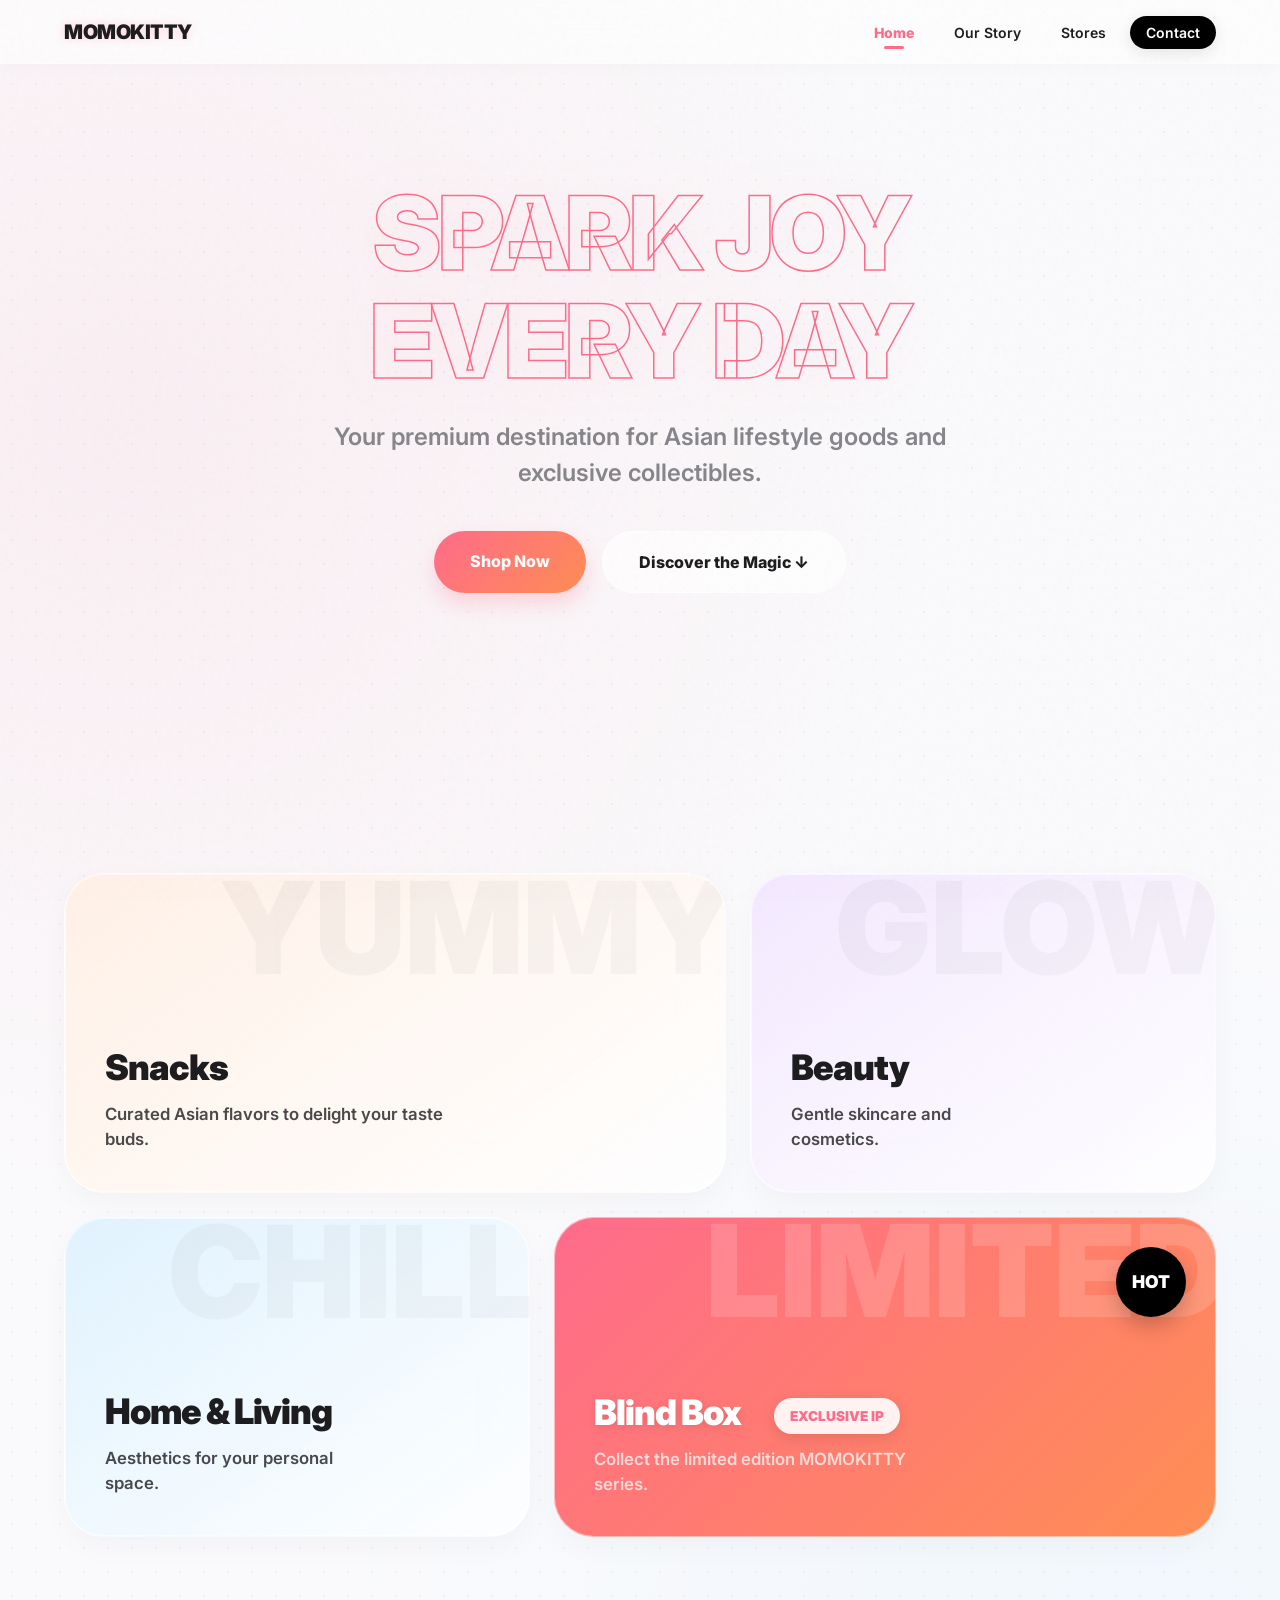
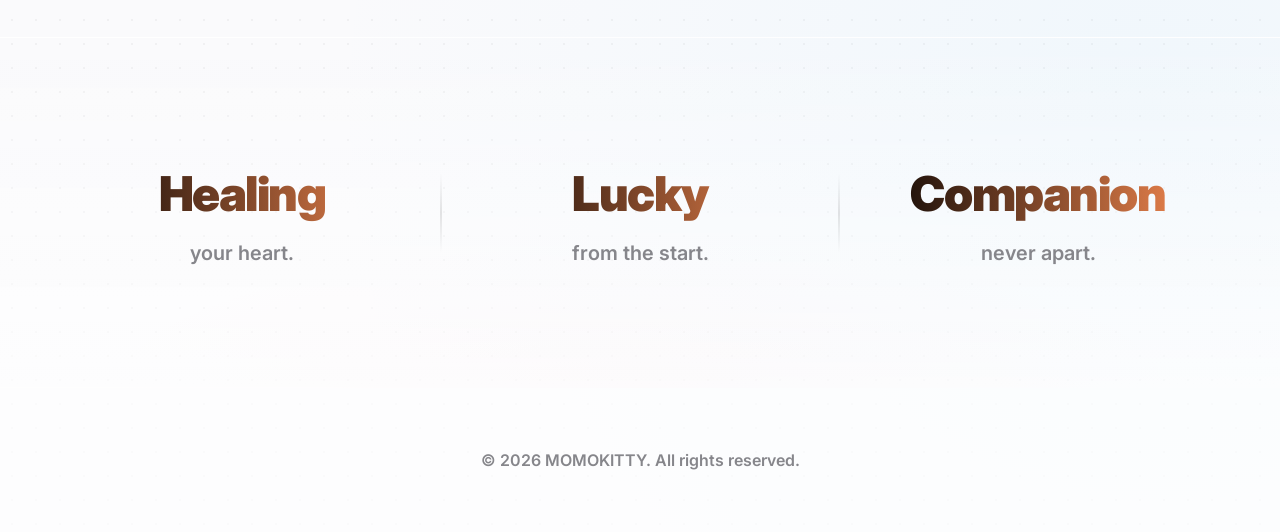
<file: index.html>
<!DOCTYPE html>
<html lang="en">
<head>
  <meta charset="UTF-8">
  <meta name="viewport" content="width=device-width, initial-scale=1.0">
  <title>MOMOKITTY | Spark Joy Every Day</title>
  <link rel="stylesheet" href="style.css">
  <link href="https://fonts.googleapis.com/css2?family=Inter:wght@400;600;800;900&display=swap" rel="stylesheet">
</head>
<body>

<nav class="navbar">
  <div class="container nav-container">
    <a href="index.html" class="logo">MOMOKITTY</a>
    <ul class="nav-links">
      <li><a href="index.html" class="active-page">Home</a></li>
      <li><a href="story.html">Our Story</a></li>
      <li><a href="stores.html">Stores</a></li>
      <li><a href="contact.html" class="btn-nav-cta">Contact</a></li>
    </ul>
  </div>
</nav>

<header class="hero">
  <div class="container hero-content">
    <h1 class="hero-title">SPARK JOY<br>EVERY DAY</h1>
    <p class="hero-subtitle">Your premium destination for Asian lifestyle goods and exclusive collectibles.</p>
    <div class="cta-group">
      <a href=# class="btn-primary">Shop Now</a>
      <a href="#philosophy" class="btn-secondary">Discover the Magic <span>&darr;</span></a>
    </div>
  </div>

 <!-- <div class="hero-image-wrapper">
    <img src="momokitty-mascot.png" alt="Momokitty Mascot" class="hero-image">
  </div> -->
</header>

<section class="bento-section">
  <div class="container">
    <div class="bento-grid">

      <a href="#" class="bento-card card-snacks reveal">
        <div class="bg-text">YUMMY</div>
        <div class="card-content">
          <h2>Snacks</h2>
          <p>Curated Asian flavors to delight your taste buds.</p>
        </div>
        <!-- <img src="snacks-mockup.png" alt="Snacks" class="card-img"> -->
      </a>

      <a href=# class="bento-card card-beauty reveal delay-1">
        <div class="bg-text">GLOW</div>
        <div class="card-content">
          <h2>Beauty</h2>
          <p>Gentle skincare and cosmetics.</p>
        </div>
      </a>

      <a href=# class="bento-card card-home reveal delay-2">
        <div class="bg-text">CHILL</div>
        <div class="card-content">
          <h2>Home & Living</h2>
          <p>Aesthetics for your personal space.</p>
        </div>
      </a>

      <a href=# class="bento-card card-toys reveal delay-3">
        <div class="trendy-sticker">HOT</div>
        <div class="bg-text">LIMITED</div>
        <div class="card-content">
          <span class="tag">Exclusive IP</span>
          <h2>Blind Box</h2>
          <p>Collect the limited edition MOMOKITTY series.</p>
        </div>
      </a>

    </div>
  </div>
</section>

<section id="philosophy" class="philosophy-section">
  <div class="container philosophy-grid">
    <div class="philosophy-item reveal">
      <h3>Healing</h3>
      <p>your heart.</p>
    </div>
    <div class="divider"></div>
    <div class="philosophy-item reveal delay-1">
      <h3>Lucky</h3>
      <p>from the start.</p>
    </div>
    <div class="divider"></div>
    <div class="philosophy-item reveal delay-2">
      <h3>Companion</h3>
      <p>never apart.</p>
    </div>
  </div>
</section>

<footer class="footer">
  <div class="container">
    <p>&copy; 2026 MOMOKITTY. All rights reserved.</p>
  </div>
</footer>

<script>
  document.addEventListener('DOMContentLoaded', () => {
    // 获取所有带有 .reveal 类的元素
    const reveals = document.querySelectorAll('.reveal');

    // 设置观察器参数：当元素露出 15% 时触发
    const observerOptions = {
      root: null,
      threshold: 0.15,
      rootMargin: "0px 0px -50px 0px"
    };

    const revealObserver = new IntersectionObserver((entries, observer) => {
      entries.forEach(entry => {
        if (entry.isIntersecting) {
          // 当滑到该元素时，加上 active 类
          entry.target.classList.add('active');
          // 动画执行一次后取消观察，避免上下滑动重复触发干扰体验
          observer.unobserve(entry.target);
        }
      });
    }, observerOptions);

    reveals.forEach(reveal => {
      revealObserver.observe(reveal);
    });
  });
</script>
</body>
</html>
</file>
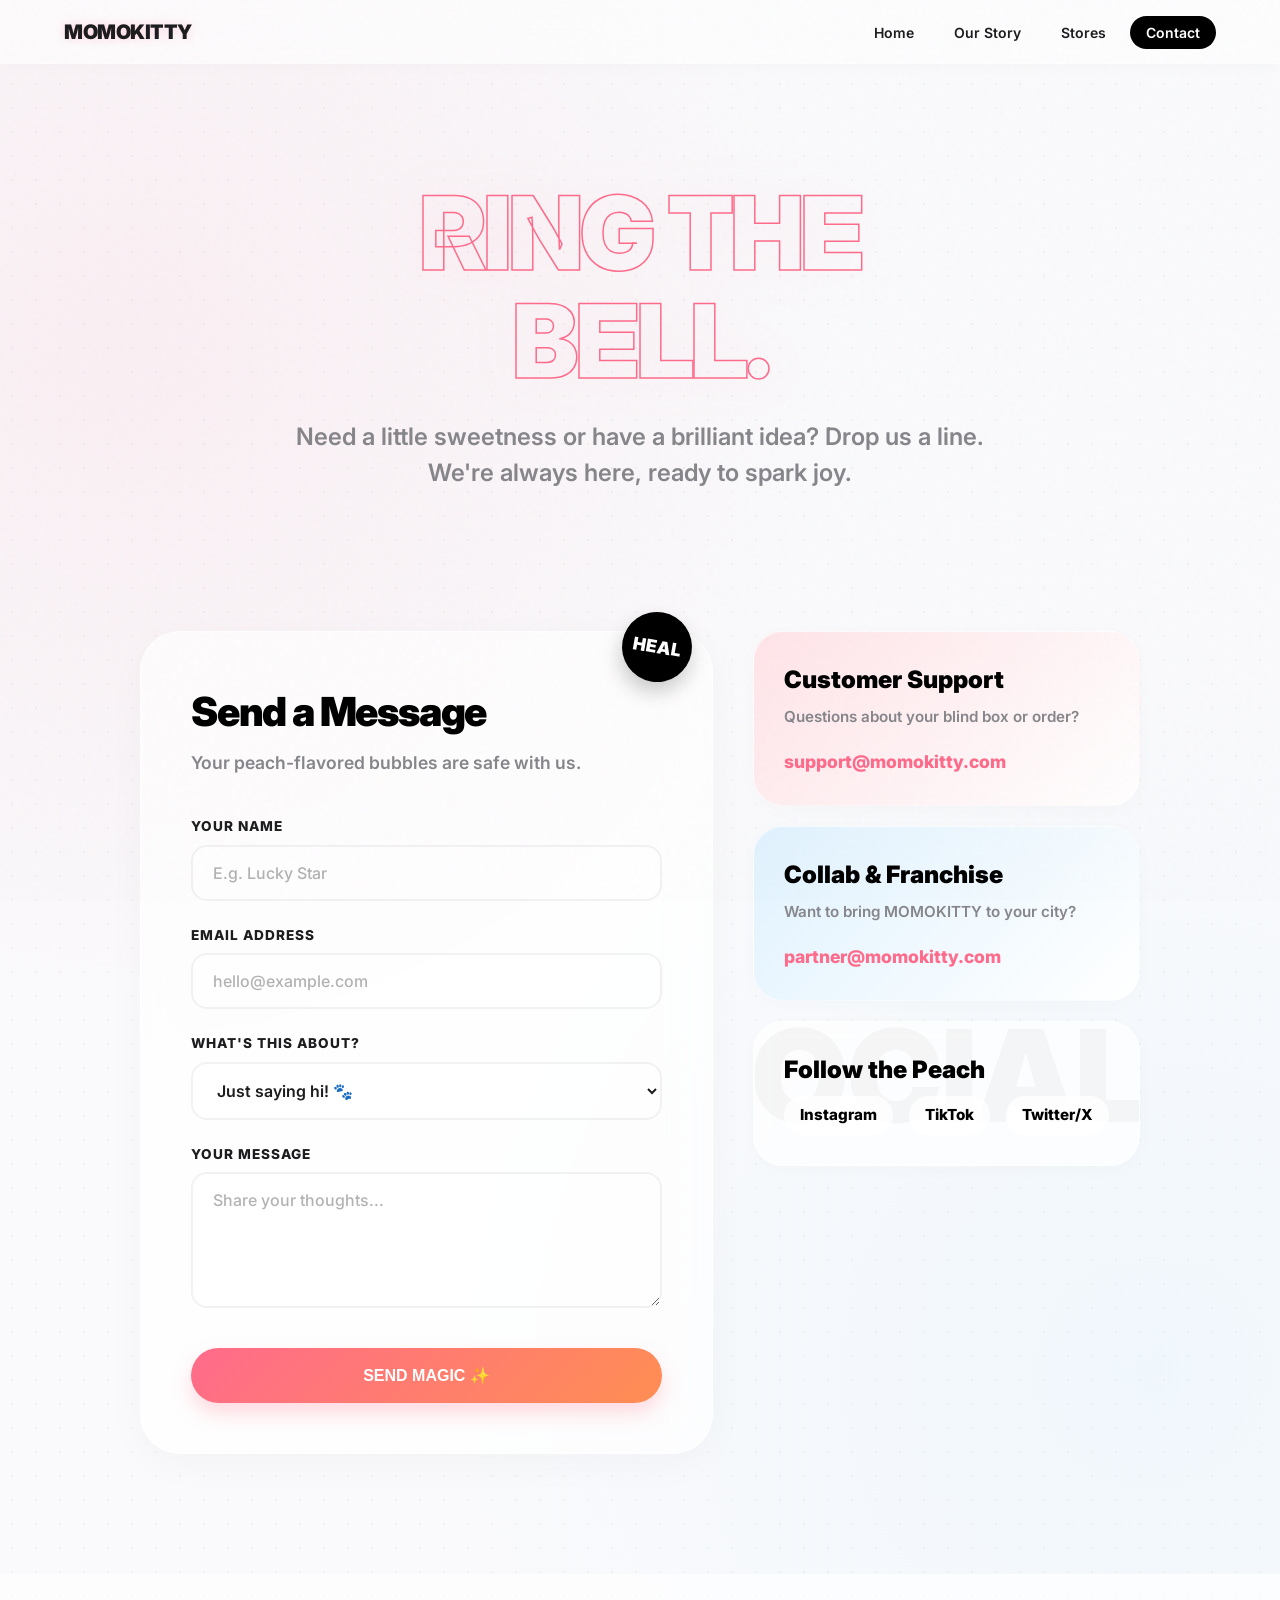
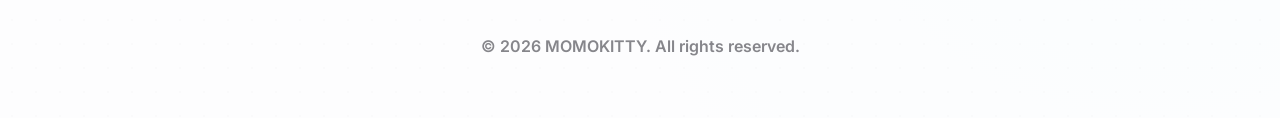
<file: contact.html>
<!DOCTYPE html>
<html lang="en">
<head>
  <meta charset="UTF-8">
  <meta name="viewport" content="width=device-width, initial-scale=1.0">
  <title>Contact | MOMOKITTY</title>
  <link rel="stylesheet" href="style.css">
  <link href="https://fonts.googleapis.com/css2?family=Inter:wght@400;600;800;900&display=swap" rel="stylesheet">
</head>
<body>

<nav class="navbar">
  <div class="container nav-container">
    <a href="index.html" class="logo">MOMOKITTY</a>
    <ul class="nav-links">
      <li><a href="index.html">Home</a></li>
      <li><a href="story.html">Our Story</a></li>
      <li><a href="stores.html">Stores</a></li>
      <li><a href="contact.html" class="highlight-link">Contact</a></li>
    </ul>
  </div>
</nav>

<header class="hero">
  <div class="container hero-content">
    <h1 class="hero-title">RING THE<br>BELL.</h1>
    <p class="hero-subtitle">Need a little sweetness or have a brilliant idea? Drop us a line. We're always here, ready to spark joy.</p>
  </div>
</header>

<section class="contact-section">
  <div class="container">
    <div class="contact-grid">

      <div class="contact-form-wrapper reveal">
        <div class="trendy-sticker" style="top: -20px; right: 20px; transform: rotate(10deg);">HEAL</div>
        <h2>Send a Message</h2>
        <p>Your peach-flavored bubbles are safe with us.</p>

        <form action="#" class="contact-form">
          <div class="form-group">
            <label for="name">Your Name</label>
            <input type="text" id="name" placeholder="E.g. Lucky Star" required>
          </div>
          <div class="form-group">
            <label for="email">Email Address</label>
            <input type="email" id="email" placeholder="hello@example.com" required>
          </div>
          <div class="form-group">
            <label for="topic">What's this about?</label>
            <select id="topic">
              <option>Just saying hi! 🐾</option>
              <option>Order & Support</option>
              <option>Franchise & Partnership</option>
              <option>Press & Media</option>
            </select>
          </div>
          <div class="form-group">
            <label for="message">Your Message</label>
            <textarea id="message" rows="5" placeholder="Share your thoughts..." required></textarea>
          </div>
          <button type="submit" class="btn-primary btn-submit">SEND MAGIC ✨</button>
        </form>
      </div>

      <div class="contact-info-wrapper">

        <div class="info-card reveal delay-1 bg-pink">
          <h3>Customer Support</h3>
          <p>Questions about your blind box or order?</p>
          <a href="mailto:support@momokitty.com" class="info-link">support@momokitty.com</a>
        </div>

        <div class="info-card reveal delay-2 bg-blue">
          <h3>Collab & Franchise</h3>
          <p>Want to bring MOMOKITTY to your city?</p>
          <a href="mailto:partner@momokitty.com" class="info-link">partner@momokitty.com</a>
        </div>

        <div class="info-card social-card reveal delay-3">
          <div class="bg-text">SOCIAL</div>
          <h3>Follow the Peach</h3>
          <div class="social-links">
            <a href="#">Instagram</a>
            <a href="#">TikTok</a>
            <a href="#">Twitter/X</a>
          </div>
        </div>

      </div>

    </div>
  </div>
</section>

<footer class="footer">
  <div class="container">
    <p>&copy; 2026 MOMOKITTY. All rights reserved.</p>
  </div>
</footer>

<script>
  document.addEventListener('DOMContentLoaded', () => {
    const reveals = document.querySelectorAll('.reveal');
    const observerOptions = { root: null, threshold: 0.15, rootMargin: "0px 0px -50px 0px" };
    const revealObserver = new IntersectionObserver((entries, observer) => {
      entries.forEach(entry => {
        if (entry.isIntersecting) {
          entry.target.classList.add('active');
          observer.unobserve(entry.target);
        }
      });
    }, observerOptions);
    reveals.forEach(reveal => { revealObserver.observe(reveal); });
  });
</script>
</body>
</html>
</file>
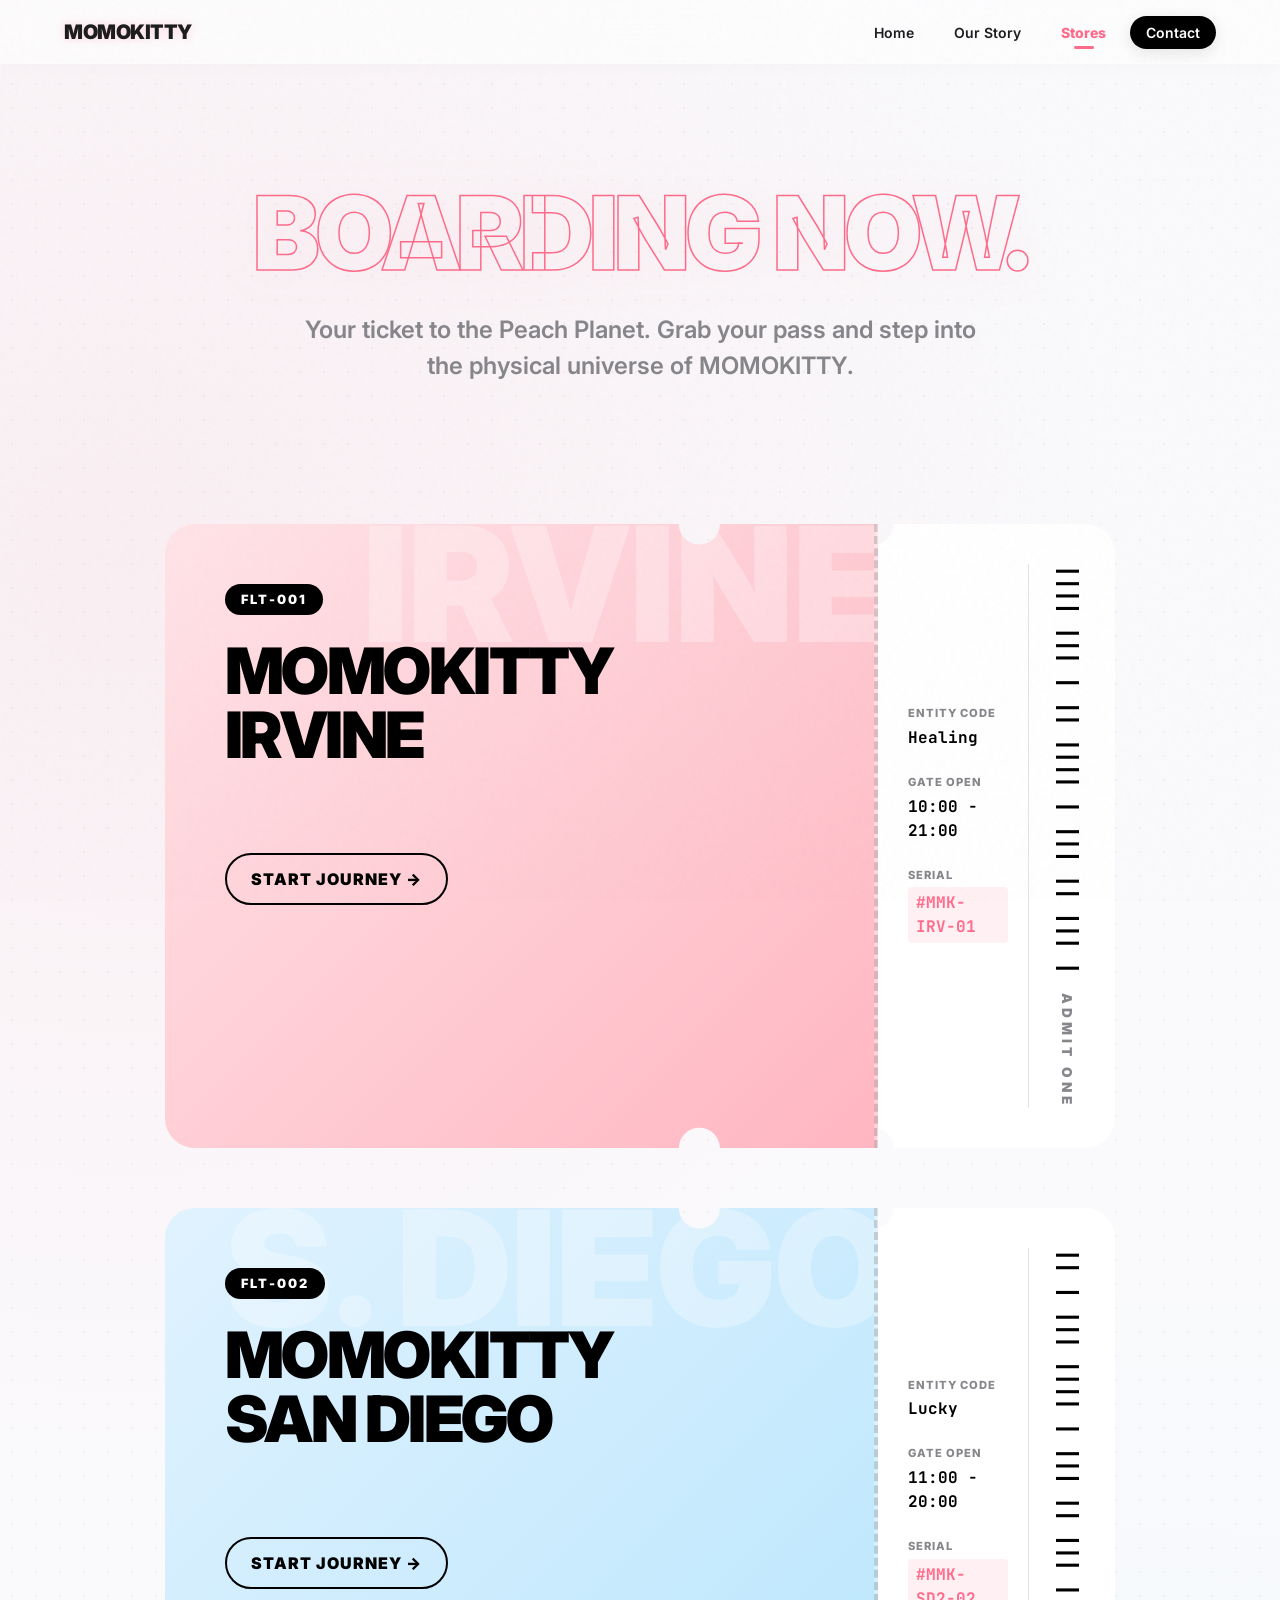
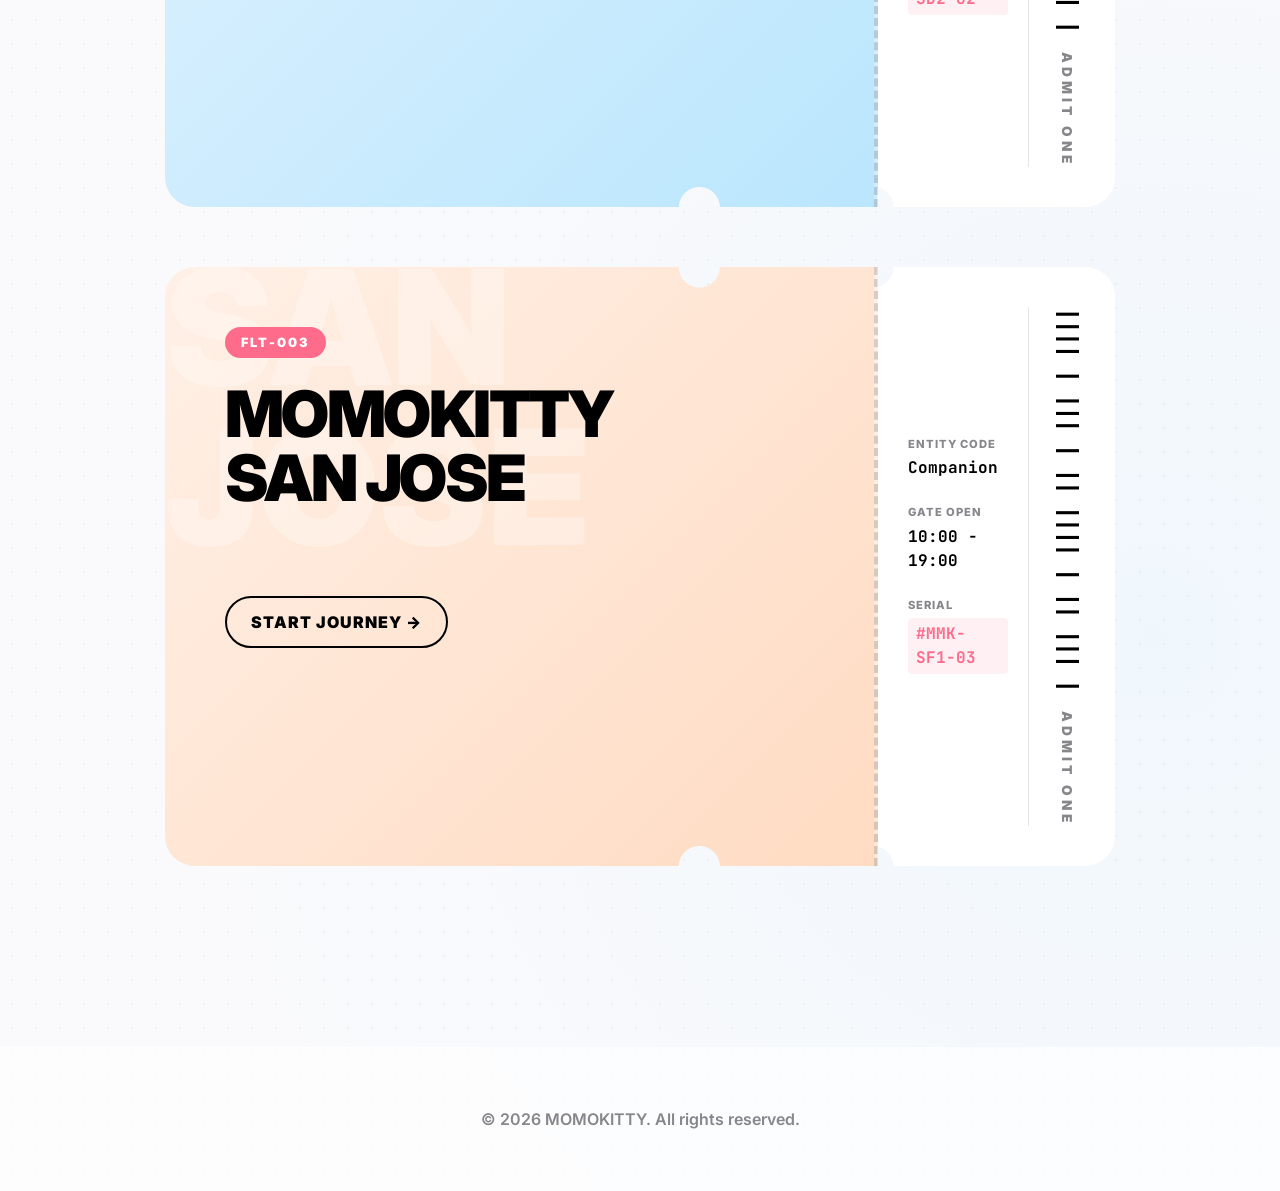
<file: stores.html>
<!DOCTYPE html>
<html lang="en">
<head>
  <meta charset="UTF-8">
  <meta name="viewport" content="width=device-width, initial-scale=1.0">
  <title>Stores | MOMOKITTY</title>
  <link rel="stylesheet" href="style.css">
  <link href="https://fonts.googleapis.com/css2?family=Inter:wght@400;600;800;900&family=JetBrains+Mono:wght@700&display=swap" rel="stylesheet">
</head>
<body>

<nav class="navbar">
  <div class="container nav-container">
    <a href="index.html" class="logo">MOMOKITTY</a>
    <ul class="nav-links">
      <li><a href="index.html" >Home</a></li>
      <li><a href="story.html" >Our Story</a></li>
      <li><a href="stores.html" class="active-page">Stores</a></li>
      <li><a href="contact.html" class="btn-nav-cta">Contact</a></li>
    </ul>
  </div>
</nav>

<header class="hero">
  <div class="container hero-content">
    <h1 class="hero-title">BOARDING NOW.</h1>
    <p class="hero-subtitle">Your ticket to the Peach Planet. Grab your pass and step into the physical universe of MOMOKITTY.</p>
  </div>
</header>

<section class="store-section">
  <div class="container">

    <div class="ticket-card reveal">
      <div class="ticket-main bg-pink">
        <div class="ticket-watermark">IRVINE</div>
        <div class="ticket-content">
          <span class="ticket-badge">FLT-001</span>
          <h2>MOMOKITTY<br>IRVINE</h2>
          <p class="ticket-address"><br></p>
          <a href=# target="_blank" class="btn-ticket">START JOURNEY &rarr;</a>
        </div>
      </div>
      <div class="ticket-stub">
        <div class="stub-details">
          <p class="mono-label">ENTITY CODE</p>
          <p class="mono-value">Healing</p>

          <p class="mono-label">GATE OPEN</p>
          <p class="mono-value">10:00 - 21:00</p>

          <p class="mono-label">SERIAL</p>
          <p class="mono-value highlight">#MMK-IRV-01</p>
        </div>
        <div class="stub-barcode">
          <div class="barcode-lines">|||| ||| | || |||| | ||| || ||| |</div>
          <p class="vertical-text">ADMIT ONE</p>
        </div>
      </div>
    </div>

    <div class="ticket-card reveal delay-1">
      <div class="ticket-main bg-blue">
        <div class="ticket-watermark">S. DIEGO</div>
        <div class="ticket-content">
          <span class="ticket-badge bg-dark">FLT-002</span>
          <h2>MOMOKITTY<br>SAN DIEGO</h2>
          <p class="ticket-address"><br></p>
          <a href=# target="_blank" class="btn-ticket">START JOURNEY &rarr;</a>
        </div>
      </div>
      <div class="ticket-stub">
        <div class="stub-details">
          <p class="mono-label">ENTITY CODE</p>
          <p class="mono-value">Lucky</p>

          <p class="mono-label">GATE OPEN</p>
          <p class="mono-value">11:00 - 20:00</p>

          <p class="mono-label">SERIAL</p>
          <p class="mono-value highlight">#MMK-SD2-02</p>
        </div>
        <div class="stub-barcode">
          <div class="barcode-lines">|| | ||| |||| | ||| || ||| || |</div>
          <p class="vertical-text">ADMIT ONE</p>
        </div>
      </div>
    </div>

    <div class="ticket-card reveal delay-2">
      <div class="ticket-main bg-peach">
        <div class="ticket-watermark">SAN JOSE</div>
        <div class="ticket-content">
          <span class="ticket-badge blink">FLT-003</span>
          <h2>MOMOKITTY<br>SAN JOSE</h2>
          <p class="ticket-address"><br></p>
          <a href=# target="_blank" class="btn-ticket">START JOURNEY &rarr;</a>
        </div>
      </div>
      <div class="ticket-stub">
        <div class="stub-details">
          <p class="mono-label">ENTITY CODE</p>
          <p class="mono-value">Companion</p>

          <p class="mono-label">GATE OPEN</p>
          <p class="mono-value">10:00 - 19:00</p>

          <p class="mono-label">SERIAL</p>
          <p class="mono-value highlight">#MMK-SF1-03</p>
        </div>
        <div class="stub-barcode">
          <div class="barcode-lines">|||| | ||| | || |||| | || ||| |</div>
          <p class="vertical-text">ADMIT ONE</p>
        </div>
      </div>
    </div>

  </div>
</section>

<footer class="footer">
  <div class="container">
    <p>&copy; 2026 MOMOKITTY. All rights reserved.</p>
  </div>
</footer>

<script>
  document.addEventListener('DOMContentLoaded', () => {
    const reveals = document.querySelectorAll('.reveal');
    const observerOptions = { root: null, threshold: 0.15, rootMargin: "0px 0px -50px 0px" };
    const revealObserver = new IntersectionObserver((entries, observer) => {
      entries.forEach(entry => {
        if (entry.isIntersecting) {
          entry.target.classList.add('active');
          observer.unobserve(entry.target);
        }
      });
    }, observerOptions);
    reveals.forEach(reveal => { revealObserver.observe(reveal); });
  });
</script>
</body>
</html>
</file>
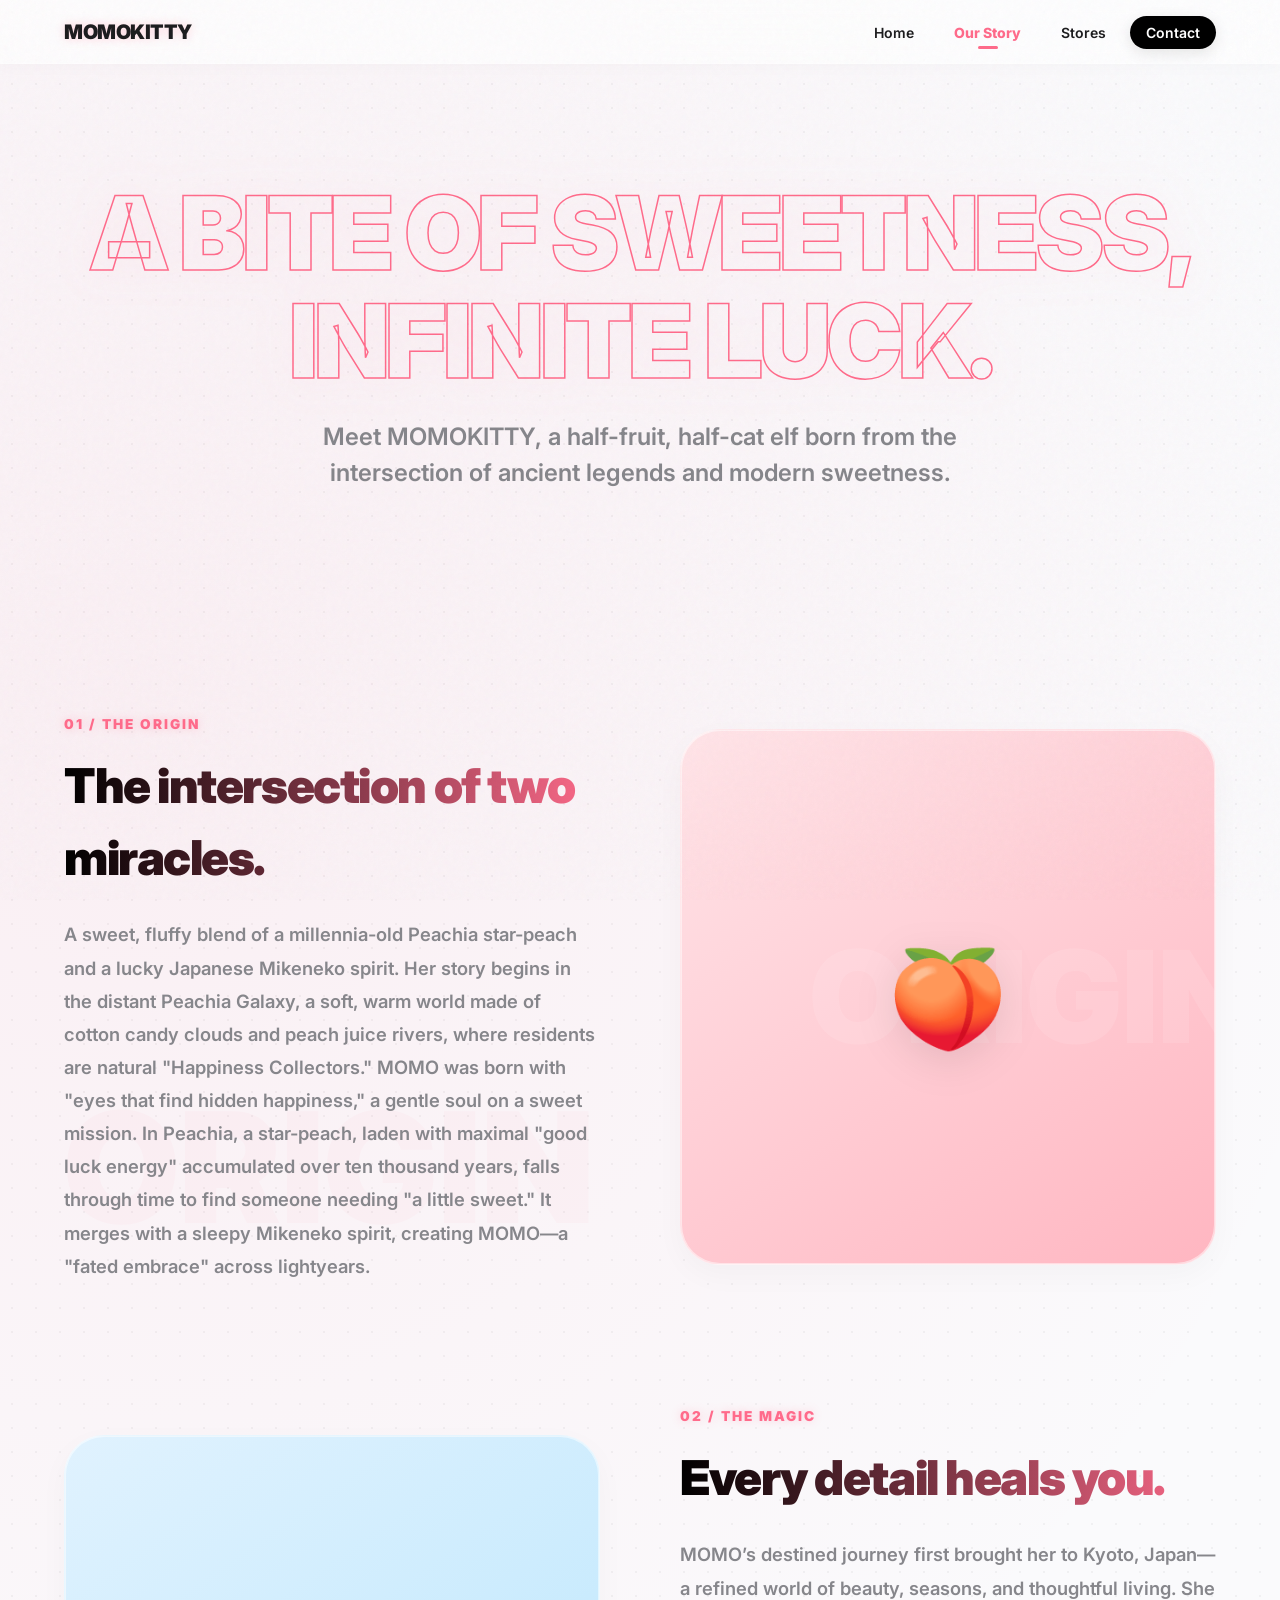
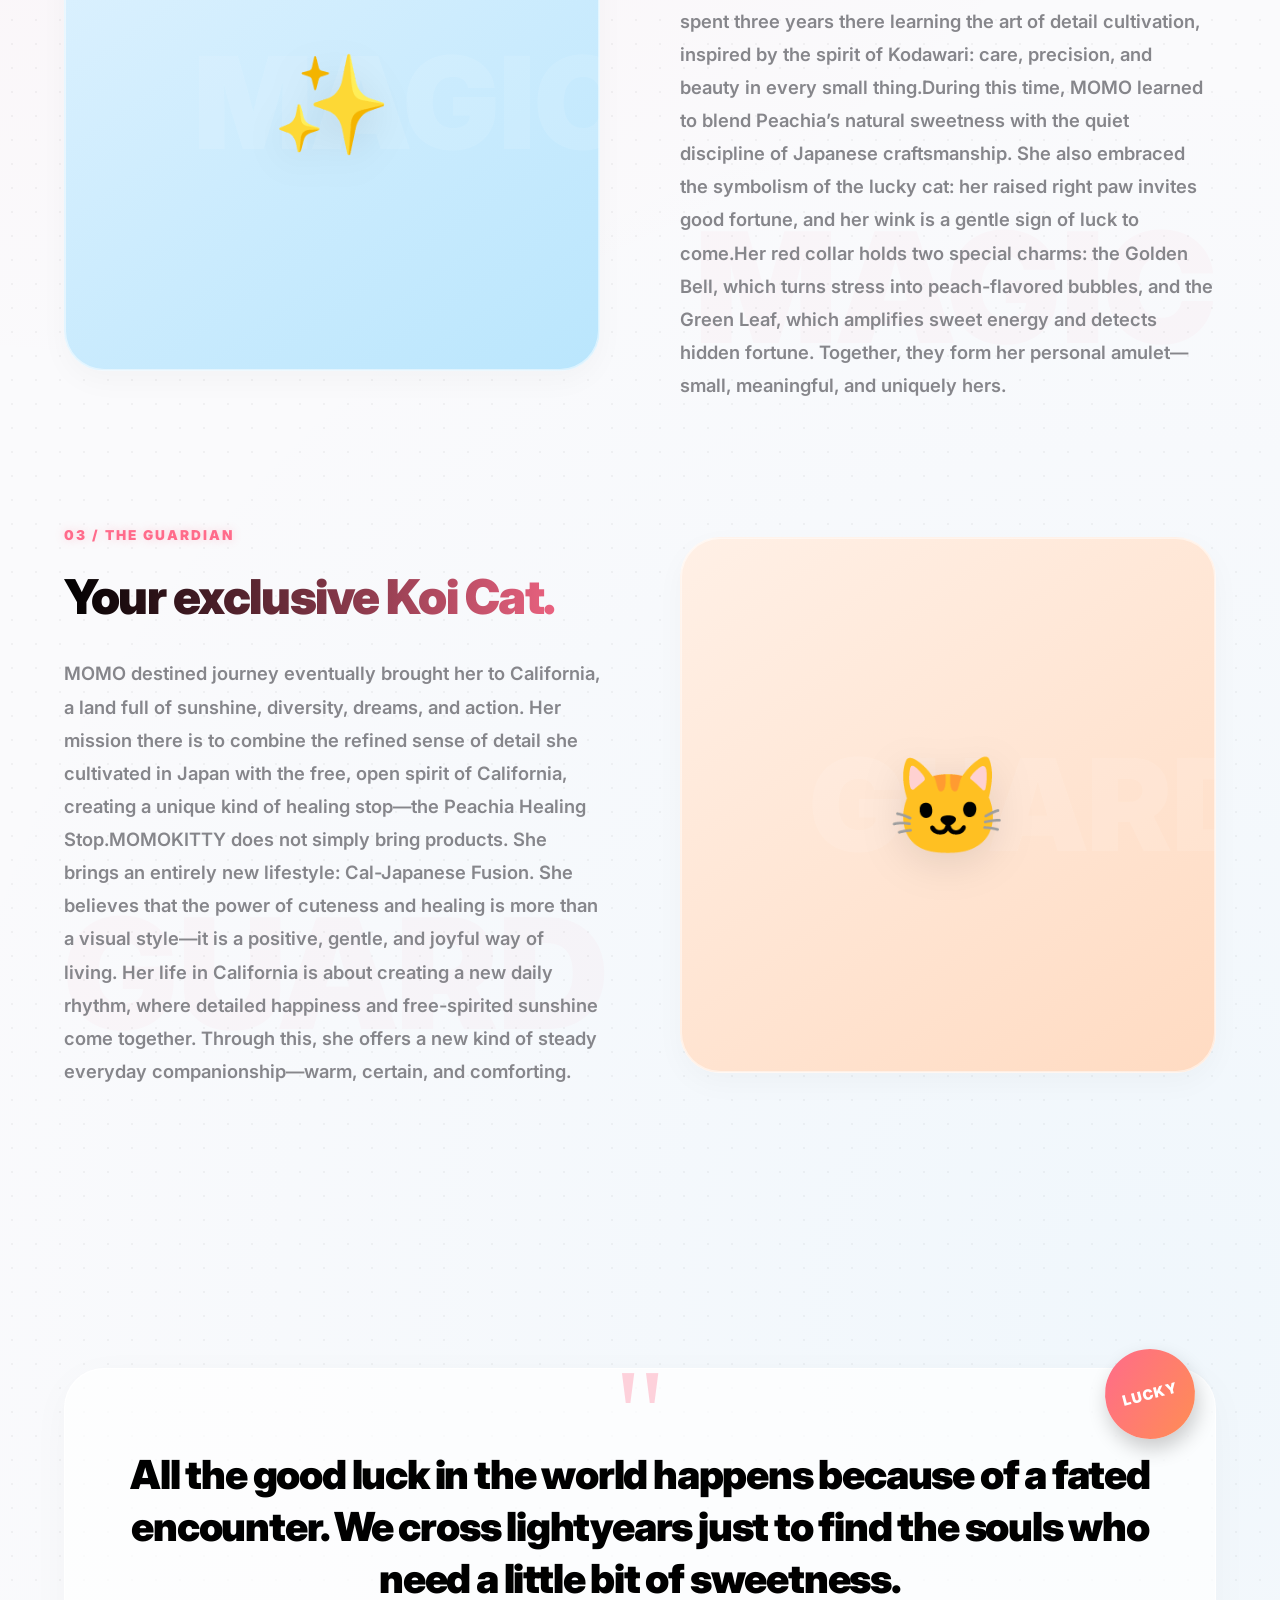
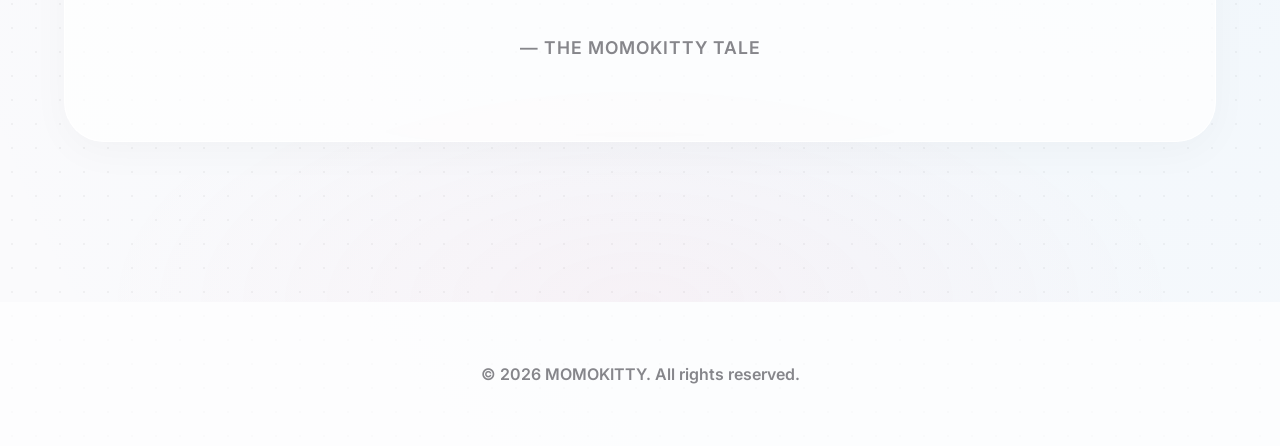
<file: story.html>
<!DOCTYPE html>
<html lang="en">
<head>
  <meta charset="UTF-8">
  <meta name="viewport" content="width=device-width, initial-scale=1.0">
  <title>Our Story | MOMOKITTY</title>
  <link rel="stylesheet" href="style.css">
  <link href="https://fonts.googleapis.com/css2?family=Inter:wght@400;600;800;900&display=swap" rel="stylesheet">
</head>
<body>

<nav class="navbar">
  <div class="container nav-container">
    <a href="index.html" class="logo">MOMOKITTY</a>
    <ul class="nav-links">
      <li><a href="index.html" >Home</a></li>
      <li><a href="story.html" class="active-page">Our Story</a></li>
      <li><a href="stores.html">Stores</a></li>
      <li><a href="contact.html" class="btn-nav-cta">Contact</a></li>
    </ul>
  </div>
</nav>

<header class="story-hero reveal">
  <div class="container">
    <h1 class="story-title">A BITE OF SWEETNESS,<br>INFINITE LUCK.</h1>
    <p class="story-subtitle">Meet MOMOKITTY, a half-fruit, half-cat elf born from the intersection of ancient legends and modern sweetness.</p>
  </div>
</header>

<section class="story-content">
  <div class="container">

    <div class="story-row reveal">
      <div class="story-text">
        <span class="story-tag">01 / The Origin</span>
        <h2>The intersection of two miracles.</h2>
        <p>A sweet, fluffy blend of a millennia-old Peachia star-peach and a lucky Japanese Mikeneko spirit. Her story begins in the distant Peachia Galaxy, a soft, warm world made of cotton candy clouds and peach juice rivers, where residents are natural "Happiness Collectors." MOMO was born with "eyes that find hidden happiness," a gentle soul on a sweet mission. In Peachia, a star-peach, laden with maximal "good luck energy" accumulated over ten thousand years, falls through time to find someone needing "a little sweet." It merges with a sleepy Mikeneko spirit, creating MOMO—a "fated embrace" across lightyears.</p>
      </div>
      <div class="story-visual">
        <div class="visual-placeholder bg-pink">
          <div class="bg-text">ORIGIN</div>
          <div class="visual-emoji">🍑</div>
        </div>
      </div>
    </div>

    <div class="story-row reverse reveal">
      <div class="story-text">
        <span class="story-tag">02 / The Magic</span>
        <h2>Every detail heals you.</h2>
        <p>MOMO’s destined journey first brought her to Kyoto, Japan—a refined world of beauty, seasons, and thoughtful living. She spent three years there learning the art of detail cultivation, inspired by the spirit of Kodawari: care, precision, and beauty in every small thing.During this time, MOMO learned to blend Peachia’s natural sweetness with the quiet discipline of Japanese craftsmanship. She also embraced the symbolism of the lucky cat: her raised right paw invites good fortune, and her wink is a gentle sign of luck to come.Her red collar holds two special charms: the Golden Bell, which turns stress into peach-flavored bubbles, and the Green Leaf, which amplifies sweet energy and detects hidden fortune. Together, they form her personal amulet—small, meaningful, and uniquely hers.</p>
      </div>
      <div class="story-visual">
        <div class="visual-placeholder bg-blue">
          <div class="bg-text">MAGIC</div>
          <div class="visual-emoji">✨</div>
        </div>
      </div>
    </div>

    <div class="story-row reveal">
      <div class="story-text">
        <span class="story-tag">03 / The Guardian</span>
        <h2>Your exclusive Koi Cat.</h2>
        <p>MOMO destined journey eventually brought her to California, a land full of sunshine, diversity, dreams, and action. Her mission there is to combine the refined sense of detail she cultivated in Japan with the free, open spirit of California, creating a unique kind of healing stop—the Peachia Healing Stop.MOMOKITTY does not simply bring products. She brings an entirely new lifestyle: Cal-Japanese Fusion. She believes that the power of cuteness and healing is more than a visual style—it is a positive, gentle, and joyful way of living. Her life in California is about creating a new daily rhythm, where detailed happiness and free-spirited sunshine come together. Through this, she offers a new kind of steady everyday companionship—warm, certain, and comforting.</p>
      </div>
      <div class="story-visual">
        <div class="visual-placeholder bg-peach">
          <div class="bg-text">GUARD</div>
          <div class="visual-emoji">🐱</div>
        </div>
      </div>
    </div>

  </div>
</section>

<section class="quote-section reveal delay-1">
  <div class="container">
    <div class="quote-card">
      <div class="quote-mark">"</div>
      <blockquote>
        All the good luck in the world happens because of a fated encounter. We cross lightyears just to find the souls who need a little bit of sweetness.
      </blockquote>
      <div class="quote-author">— The MOMOKITTY Tale</div>
    </div>
  </div>
</section>

<footer class="footer">
  <div class="container">
    <p>&copy; 2026 MOMOKITTY. All rights reserved.</p>
  </div>
</footer>

<script>
  document.addEventListener('DOMContentLoaded', () => {
    const reveals = document.querySelectorAll('.reveal');
    const observerOptions = {
      root: null,
      threshold: 0.15,
      rootMargin: "0px 0px -50px 0px"
    };
    const revealObserver = new IntersectionObserver((entries, observer) => {
      entries.forEach(entry => {
        if (entry.isIntersecting) {
          entry.target.classList.add('active');
          observer.unobserve(entry.target);
        }
      });
    }, observerOptions);
    reveals.forEach(reveal => {
      revealObserver.observe(reveal);
    });
    document.getElementById('current-year').textContent = new Date().getFullYear();
  });

</script>
</body>
</html>
</file>
<file: style.css>
/* =========================================
   MOMOKITTY | Ultimate Trend & Premium CSS
   ========================================= */

/* --- 1. Variables & Base Settings --- */
:root {
  --bg-color: #fafafc;
  --surface-color: rgba(255, 255, 255, 0.7);
  --text-main: #1d1d1f;
  --text-muted: #86868b;
  --accent-pink: #FF6B8B;
  --accent-peach: #FF8E53;
  --accent-blue: #7DD3FC;
  --accent-dark: #000000;
  --ease-apple: cubic-bezier(0.25, 1, 0.5, 1);
  --gradient-main: linear-gradient(135deg, var(--accent-pink) 0%, var(--accent-peach) 100%);
}

* {
  margin: 0;
  padding: 0;
  box-sizing: border-box;
}

html {
  scroll-behavior: smooth;
  /* 专属猫爪鼠标指针（需要准备一张 momokitty-paw-cursor.png 图片） */
  cursor: url('momokitty-paw-cursor.png'), auto;
}

body {
  font-family: 'Inter', -apple-system, BlinkMacSystemFont, sans-serif;
  color: var(--text-main);
  line-height: 1.5;
  -webkit-font-smoothing: antialiased;
  overflow-x: hidden;
  /* 全局纸张网格纹理 + 弥散光背景 */
  background-color: var(--bg-color);
  background-image:
    radial-gradient(circle at 10% 20%, rgba(255, 107, 139, 0.08) 0%, transparent 40%),
    radial-gradient(circle at 90% 80%, rgba(125, 211, 252, 0.08) 0%, transparent 40%),
    radial-gradient(rgba(0,0,0,0.04) 1px, transparent 1px);
  background-size: 100% 100%, 100% 100%, 24px 24px;
}

.container {
  max-width: 1200px;
  margin: 0 auto;
  padding: 0 24px;
}

/* --- 2. Animations --- */
@keyframes fadeUp {
  from { opacity: 0; transform: translateY(40px); }
  to { opacity: 1; transform: translateY(0); }
}

@keyframes float {
  0% { transform: translateY(0px) rotate(0deg); }
  50% { transform: translateY(-12px) rotate(-1deg); }
  100% { transform: translateY(0px) rotate(0deg); }
}

@keyframes pulseRotate {
  0% { transform: scale(1) rotate(15deg); }
  50% { transform: scale(1.1) rotate(5deg); }
  100% { transform: scale(1) rotate(15deg); }
}

@keyframes gradientStroke {
  0% { -webkit-text-stroke-color: var(--accent-pink); }
  50% { -webkit-text-stroke-color: var(--accent-peach); }
  100% { -webkit-text-stroke-color: var(--accent-pink); }
}

/* --- 3. Navigation --- */
.navbar {
  position: fixed;
  top: 0; left: 0; width: 100%;
  height: 64px;
  background: rgba(255, 255, 255, 0.65);
  backdrop-filter: blur(24px);
  -webkit-backdrop-filter: blur(24px);
  border-bottom: 1px solid rgba(255, 255, 255, 0.3);
  z-index: 1000;
  transition: all 0.3s var(--ease-apple);
  box-shadow: 0 4px 15px rgba(0,0,0,0.02);
}

.navbar:hover {
  background: rgba(255, 255, 255, 0.85);
  box-shadow: 0 4px 25px rgba(0,0,0,0.05);
}

.nav-container {
  display: flex; justify-content: space-between; align-items: center; height: 100%;
}

.logo {
  font-weight: 900; font-size: 20px; color: var(--text-main);
  text-decoration: none; letter-spacing: -0.5px;
  text-shadow: 0 0 10px rgba(255, 107, 139, 0.3);
}

.nav-links { display: flex; list-style: none; gap: 8px; }

.nav-links a {
  text-decoration: none; color: var(--text-main); font-size: 14px;
  font-weight: 600; padding: 8px 16px; border-radius: 20px;
  transition: all 0.3s var(--ease-apple);
}

.nav-links a:hover {
  background: var(--surface-color); color: var(--accent-pink);
  box-shadow: 0 2px 8px rgba(0,0,0,0.05);
}

.highlight-link {
  background: var(--accent-dark) !important; color: #fff !important;
}

.highlight-link:hover {
  background: var(--gradient-main) !important; transform: translateY(-2px);
  box-shadow: 0 6px 20px rgba(255, 133, 153, 0.4);
}

/* --- 4. Hero Sections (Shared for Index & Story) --- */
.hero, .story-hero {
  padding-top: 180px; padding-bottom: 100px;
  text-align: center; position: relative; overflow: hidden;
}

/* 潮流描边文字动画 */
.hero-title, .story-title {
  font-size: clamp(3rem, 8vw, 7rem);
  font-weight: 900; line-height: 1.05; letter-spacing: -0.04em;
  margin-bottom: 24px;
  background: transparent;
  -webkit-text-stroke: 1.5px var(--accent-pink);
  -webkit-text-fill-color: transparent;
  color: transparent;
  animation: fadeUp 1s var(--ease-apple) forwards, gradientStroke 5s infinite;
}

.hero-subtitle, .story-subtitle {
  font-size: 1.5rem; color: var(--text-muted); font-weight: 600;
  max-width: 700px; margin: 0 auto 40px auto;
  animation: fadeUp 1s var(--ease-apple) 0.2s forwards; opacity: 0;
}

.cta-group {
  display: flex; gap: 16px; justify-content: center; margin-bottom: 80px;
  animation: fadeUp 1s var(--ease-apple) 0.3s forwards; opacity: 0;
}

.btn-primary, .btn-secondary {
  text-decoration: none; padding: 18px 36px; border-radius: 40px;
  font-weight: 800; font-size: 1rem; transition: all 0.4s var(--ease-apple);
}

.btn-primary {
  background: var(--gradient-main); color: #fff;
  box-shadow: 0 10px 20px rgba(255, 133, 153, 0.3);
}

.btn-primary:hover {
  transform: translateY(-4px) scale(1.02);
  box-shadow: 0 20px 40px rgba(255, 133, 153, 0.5);
}

.btn-secondary {
  background-color: var(--surface-color); color: var(--text-main);
  border: 1px solid rgba(255,255,255,0.8); backdrop-filter: blur(10px);
}

.btn-secondary:hover {
  background-color: #fff; transform: translateY(-4px); box-shadow: 0 10px 25px rgba(0,0,0,0.05);
}

.hero-image-wrapper {
  max-width: 800px; margin: 0 auto; border-radius: 40px; position: relative;
  opacity: 0; animation: fadeUp 1s var(--ease-apple) 0.4s forwards, float 6s ease-in-out infinite 1.4s;
}

.hero-image {
  width: 100%; height: auto; display: block;
  filter: drop-shadow(0 30px 40px rgba(255, 133, 153, 0.25));
}

/* --- 5. Bento Grid Section (Index Page) --- */
.bento-section { padding: 100px 0; position: relative; z-index: 2; }

.bento-grid {
  display: grid; grid-template-columns: repeat(12, 1fr); grid-auto-rows: 320px; gap: 24px;
}

.bento-card {
  border-radius: 40px; padding: 40px; text-decoration: none; color: var(--text-main);
  display: flex; flex-direction: column; justify-content: flex-end;
  position: relative; overflow: hidden;
  border: 1px solid rgba(255, 255, 255, 0.6); backdrop-filter: blur(20px);
  transition: all 0.5s var(--ease-apple);
  box-shadow: 0 10px 30px rgba(0,0,0,0.03), inset 0 0 0 1px rgba(255,255,255,0.5);
}

.bento-card:hover {
  transform: translateY(-8px) scale(1.01);
  box-shadow: 0 24px 48px rgba(0,0,0,0.08), inset 0 0 0 2px rgba(255,255,255,0.8);
}

/* 便当盒色彩 */
.card-snacks { grid-column: span 7; background: linear-gradient(145deg, #FFF0E6 0%, rgba(255,255,255,0.8) 100%); }
.card-beauty { grid-column: span 5; background: linear-gradient(145deg, #F3E8FF 0%, rgba(255,255,255,0.8) 100%); }
.card-home { grid-column: span 5; background: linear-gradient(145deg, #E0F2FE 0%, rgba(255,255,255,0.8) 100%); }
.card-toys {
  grid-column: span 7; border: none; color: #fff;
  background: linear-gradient(135deg, var(--accent-pink) 0%, var(--accent-peach) 100%);
}

.card-toys p { color: rgba(255,255,255,0.9); }
.card-toys h2 { text-shadow: 0 2px 10px rgba(0,0,0,0.1); }

.tag {
  position: absolute; top: 12px; left: 180px; background: rgba(255,255,255,0.9);
  color: var(--accent-pink); padding: 8px 16px; border-radius: 30px;
  font-size: 0.85rem; font-weight: 900; text-transform: uppercase;
  box-shadow: 0 4px 15px rgba(0,0,0,0.1); z-index: 2;
}

/* 潮流巨型水印背景字 */
.bg-text {
  position: absolute; top: -10px; right: -10px;
  font-size: 8rem; font-weight: 900; line-height: 1; text-transform: uppercase;
  color: #000; opacity: 0.03; white-space: nowrap; user-select: none;
  transition: transform 0.6s var(--ease-apple); z-index: 0;
}

.card-toys .bg-text { color: #fff; opacity: 0.15; }
.bento-card:hover .bg-text { transform: translate(-15px, 10px) scale(1.05); }

/* 悬浮商品图 */
.card-img {
  position: absolute; right: -20px; bottom: -20px; height: 90%;
  object-fit: contain; z-index: 1; filter: drop-shadow(0 20px 30px rgba(0,0,0,0.1));
  transition: transform 0.6s var(--ease-apple), filter 0.6s ease;
}

.bento-card:hover .card-img {
  transform: scale(1.08) translateY(-10px) rotate(-3deg); filter: drop-shadow(0 30px 40px rgba(0,0,0,0.2));
}
.toy-img { height: 110%; right: -10px; bottom: -30px; }

/* 动态贴纸 */
.trendy-sticker {
  position: absolute; top: 30px; right: 30px; width: 70px; height: 70px;
  background: var(--accent-dark); color: #fff; border-radius: 50%;
  display: flex; align-items: center; justify-content: center;
  font-weight: 900; font-size: 1.1rem; z-index: 3;
  box-shadow: 0 10px 20px rgba(0,0,0,0.2); animation: pulseRotate 4s infinite ease-in-out;
}

.card-content { position: relative; z-index: 2; width: 60%; }
.card-content h2 { font-size: 2.2rem; font-weight: 900; margin-bottom: 8px; letter-spacing: -0.03em; }
.card-content p { font-size: 1.05rem; font-weight: 600; opacity: 0.8; }

/* --- 6. Our Story Page Sections --- */
.story-content { padding: 80px 0; position: relative; z-index: 2; }

/* Z字排版的背景文字 */
.story-row::after {
  content: ''; position: absolute; bottom: 0; left: 0;
  font-size: 12vw; font-weight: 900; color: rgba(255, 107, 139, 0.03);
  text-transform: uppercase; user-select: none; z-index: -1; pointer-events: none;
}
.story-row:nth-child(1)::after { content: 'ORIGIN'; }
.story-row:nth-child(2)::after { content: 'MAGIC'; right: 0; left: auto; }
.story-row:nth-child(3)::after { content: 'GUARD'; }

.story-row { display: flex; align-items: center; gap: 80px; margin-bottom: 120px; position: relative; }
.story-row.reverse { flex-direction: row-reverse; }

.story-text { flex: 1; }
.story-tag {
  display: inline-block; font-size: 0.85rem; font-weight: 900; color: var(--accent-pink);
  text-transform: uppercase; letter-spacing: 2px; margin-bottom: 16px;
  text-shadow: 0 0 10px rgba(255, 107, 139, 0.3);
}

.story-text h2 {
  font-size: 3rem; font-weight: 900; letter-spacing: -0.03em; margin-bottom: 24px;
  background: linear-gradient(to right, var(--accent-dark), var(--accent-pink));
  -webkit-background-clip: text; -webkit-text-fill-color: transparent;
}
.story-text p { font-size: 1.15rem; color: var(--text-muted); line-height: 1.8; font-weight: 600; }

.story-visual { flex: 1; position: relative; }
.visual-placeholder {
  width: 100%; aspect-ratio: 1/1; border-radius: 40px;
  display: flex; align-items: center; justify-content: center; position: relative; overflow: hidden;
  border: 1px solid rgba(255, 255, 255, 0.6); backdrop-filter: blur(20px);
  box-shadow: 0 10px 30px rgba(0,0,0,0.03), inset 0 0 0 1px rgba(255,255,255,0.5);
  transition: all 0.5s var(--ease-apple);
}
.visual-placeholder .bg-text {
  top: 50%; left: 50%; transform: translate(-50%, -50%);
  font-size: 8rem; opacity: 0.1; color: #fff;
}

.visual-placeholder.bg-pink { background: linear-gradient(145deg, #FFE4E8 0%, #FFB6C1 100%); }
.visual-placeholder.bg-blue { background: linear-gradient(145deg, #E0F2FE 0%, #BAE6FD 100%); }
.visual-placeholder.bg-peach { background: linear-gradient(145deg, #FFF0E6 0%, #FFDBC2 100%); }

.story-row:hover .visual-placeholder {
  transform: translateY(-10px) scale(1.02); box-shadow: 0 30px 60px rgba(0,0,0,0.1);
}

/* --- 7. Philosophy & Quote Sections --- */
.philosophy-section {
  padding: 120px 0; background: linear-gradient(to bottom, transparent, var(--surface-color));
  text-align: center; border-top: 1px solid rgba(255,255,255,0.8); position: relative;
}
.philosophy-section::after, .quote-section::after {
  content: ''; position: absolute; bottom: 0; left: 0; width: 100%; height: 50%;
  background: radial-gradient(ellipse at bottom, rgba(255, 107, 139, 0.1) 0%, transparent 60%);
  z-index: -1; opacity: 0.5;
}

.philosophy-grid { display: flex; align-items: center; justify-content: space-between; gap: 20px; }
.philosophy-item { flex: 1; transition: transform 0.4s var(--ease-apple); }
.philosophy-item:hover { transform: scale(1.05) translateY(-5px); }
.philosophy-item h3 {
  font-size: 3rem; font-weight: 900; margin-bottom: 8px; letter-spacing: -0.03em;
  background: linear-gradient(to right, var(--accent-dark), var(--accent-peach));
  -webkit-background-clip: text; -webkit-text-fill-color: transparent;
}
.philosophy-item p { font-size: 1.25rem; color: var(--text-muted); font-weight: 600; }
.divider { width: 2px; height: 80px; background: linear-gradient(to bottom, transparent, rgba(0,0,0,0.1), transparent); }

.quote-section { padding: 80px 0 160px 0; position: relative; }
.quote-card {
  background: var(--surface-color); border-radius: 40px; padding: 80px 60px;
  text-align: center; position: relative; z-index: 2;
  box-shadow: 0 10px 40px rgba(0,0,0,0.03); border: 1px solid rgba(255,255,255,0.8); backdrop-filter: blur(20px);
}
.quote-mark {
  position: absolute; top: -20px; left: 50%; transform: translateX(-50%);
  font-size: 8rem; font-family: Georgia, serif; color: var(--accent-pink); opacity: 0.3; line-height: 1;
}
.quote-card blockquote {
  font-size: 2.5rem; font-weight: 900; line-height: 1.3; letter-spacing: -0.03em;
  color: var(--accent-dark); margin-bottom: 30px; position: relative; z-index: 2;
}
.quote-author { font-size: 1.1rem; font-weight: 600; color: var(--text-muted); text-transform: uppercase; letter-spacing: 1px; }

/* 专属好运贴纸 */
.quote-card::before {
  content: 'LUCKY'; position: absolute; top: -20px; right: 20px;
  width: 90px; height: 90px; background: var(--gradient-main); color: #fff;
  border-radius: 50%; display: flex; align-items: center; justify-content: center;
  font-weight: 900; font-size: 0.9rem; letter-spacing: 1px;
  transform: rotate(-15deg); z-index: 3; box-shadow: 0 10px 20px rgba(0,0,0,0.2);
  animation: pulseRotate 4s infinite;
}

/* --- 8. Footer --- */
.footer {
  padding: 60px 0; text-align: center; background-color: var(--surface-color);
  color: var(--text-muted); font-size: 1rem; font-weight: 600;
}

/* --- 9. Responsive --- */
@media (max-width: 900px) {
  .bento-grid { grid-template-columns: 1fr; grid-auto-rows: 280px; }
  .card-snacks, .card-beauty, .card-home, .card-toys { grid-column: span 1; }
  .card-content { width: 100%; }
  .card-img { height: 70%; right: -10px; }
  .bg-text { font-size: 5rem; }

  .story-row, .story-row.reverse { flex-direction: column; gap: 40px; margin-bottom: 80px; }
  .story-text h2 { font-size: 2.2rem; }

  .philosophy-grid { flex-direction: column; gap: 40px; }
  .divider { width: 80px; height: 2px; background: linear-gradient(to right, transparent, rgba(0,0,0,0.1), transparent); }

  .hero-title, .story-title { font-size: 3.5rem; }
  .hero, .story-hero { padding-top: 140px; }
  .quote-card { padding: 60px 30px; }
  .quote-card blockquote { font-size: 1.8rem; }
}

/* --- 10. Scroll Reveal Utilities --- */
.reveal {
  opacity: 0; transform: translateY(40px);
  transition: opacity 0.8s var(--ease-apple), transform 0.8s var(--ease-apple);
  will-change: opacity, transform;
}
.reveal.active { opacity: 1; transform: translateY(0); }
.reveal.delay-1 { transition-delay: 0.1s; }
.reveal.delay-2 { transition-delay: 0.2s; }
.reveal.delay-3 { transition-delay: 0.3s; }
/* =========================================
   Stores Page Styles (门店页专属门票排版)
   ========================================= */

.store-section {
  padding-bottom: 120px;
  position: relative;
  z-index: 2;
}

.store-card {
  display: flex;
  background: var(--surface-color);
  border-radius: 40px;
  margin-bottom: 40px;
  overflow: hidden;
  border: 1px solid rgba(255, 255, 255, 0.8);
  backdrop-filter: blur(20px);
  box-shadow: 0 10px 40px rgba(0,0,0,0.03);
  transition: all 0.5s var(--ease-apple);
  position: relative;
}

.store-card:hover {
  transform: translateY(-5px) scale(1.01);
  box-shadow: 0 20px 60px rgba(0,0,0,0.08);
}

/* 左侧：视觉图片区 */
.store-visual {
  flex: 0 0 45%;
  position: relative;
  display: flex;
  align-items: center;
  justify-content: center;
  overflow: hidden;
  /* 类似故事页的渐变底色，作为图片加载前的占位 */
}

.store-visual.bg-pink { background: linear-gradient(145deg, #FFE4E8 0%, #FFB6C1 100%); }
.store-visual.bg-blue { background: linear-gradient(145deg, #E0F2FE 0%, #BAE6FD 100%); }
.store-visual.bg-peach { background: linear-gradient(145deg, #FFF0E6 0%, #FFDBC2 100%); }

.store-visual .bg-text {
  font-size: 8rem;
  opacity: 0.15;
  color: #fff;
  z-index: 1;
}

.store-img {
  position: absolute;
  top: 0; left: 0; width: 100%; height: 100%;
  object-fit: cover;
  z-index: 2;
  transition: transform 0.8s var(--ease-apple);
}

.store-card:hover .store-img {
  transform: scale(1.05);
}

/* 潮流标签：旗舰店/快闪店 */
.store-badge {
  position: absolute;
  top: 30px; left: 30px;
  background: var(--gradient-main);
  color: #fff;
  padding: 8px 20px;
  border-radius: 30px;
  font-size: 0.85rem;
  font-weight: 900;
  text-transform: uppercase;
  letter-spacing: 1px;
  z-index: 3;
  box-shadow: 0 4px 15px rgba(0,0,0,0.1);
}

.store-badge.bg-dark {
  background: var(--accent-dark);
}

/* 快闪店闪烁动画 */
@keyframes blinkWarning {
  0%, 100% { opacity: 1; }
  50% { opacity: 0.5; }
}
.store-badge.blink {
  animation: blinkWarning 1.5s infinite;
}

/* 右侧：门店信息区 */
.store-info {
  flex: 1;
  padding: 60px;
  display: flex;
  flex-direction: column;
  justify-content: center;
  position: relative;
}

.store-info h2 {
  font-size: 2.5rem;
  font-weight: 900;
  letter-spacing: -0.03em;
  margin-bottom: 30px;
  color: var(--text-main);
}

.info-group {
  margin-bottom: 24px;
}

.info-label {
  display: block;
  font-size: 0.75rem;
  font-weight: 800;
  color: var(--text-muted);
  text-transform: uppercase;
  letter-spacing: 2px;
  margin-bottom: 8px;
}

.store-info p {
  font-size: 1.1rem;
  color: var(--text-main);
  font-weight: 600;
  line-height: 1.6;
}

.highlight-text {
  color: var(--accent-pink);
}

.store-actions {
  margin-top: 20px;
}

.store-actions .btn-primary {
  padding: 14px 28px;
  font-size: 0.9rem;
}

/* 响应式适配：手机端变成上下结构 */
@media (max-width: 900px) {
  .store-card {
    flex-direction: column;
  }
  .store-visual {
    height: 250px;
  }
  .store-info {
    padding: 40px 30px;
  }
  .store-info h2 {
    font-size: 2rem;
  }
}
/* =========================================
   Stores Page: Exaggerated Ticket Design
   ========================================= */

.store-section {
  padding-bottom: 120px;
  position: relative;
  z-index: 2;
}

/* 核心：登机牌遮罩裁剪技术 (Mask-image) */
.ticket-card {
  display: flex;
  margin-bottom: 60px;

  max-width: 950px; /* 控制最大宽度，觉得宽就改小(如850px)，觉得窄就改大 */
  margin-left: auto; margin-right: auto; /* 让变窄后的登机牌在页面中居中 */

  border-radius: 30px;
  background: var(--surface-color);
  backdrop-filter: blur(20px);
  position: relative;
  box-shadow: 0 20px 50px rgba(0,0,0,0.05);
  transition: transform 0.5s var(--ease-apple), box-shadow 0.5s var(--ease-apple);
  -webkit-mask:
    radial-gradient(circle at 75% 0%, transparent 20px, black 21px) top left / 75% 51% no-repeat,
    radial-gradient(circle at 75% 100%, transparent 20px, black 21px) bottom left / 75% 51% no-repeat,
    radial-gradient(circle at 0% 0%, transparent 20px, black 21px) top right / 25.5% 51% no-repeat,
    radial-gradient(circle at 0% 100%, transparent 20px, black 21px) bottom right / 25.5% 51% no-repeat;
}

.ticket-card:hover {
  transform: translateY(-8px) scale(1.02);
  box-shadow: 0 30px 60px rgba(255, 107, 139, 0.15);
}

/* --- 左侧主票区 (75% 宽度) --- */
.ticket-main {
  flex: 0 0 75%;
  padding: 60px;
  position: relative;
  overflow: hidden;
  border-right: 4px dashed rgba(0,0,0,0.15); /* 门票的虚线撕开处 */
}

.ticket-main.bg-pink { background: linear-gradient(135deg, #FFE4E8 0%, #FFB6C1 100%); }
.ticket-main.bg-blue { background: linear-gradient(135deg, #E0F2FE 0%, #BAE6FD 100%); }
.ticket-main.bg-peach { background: linear-gradient(135deg, #FFF0E6 0%, #FFDBC2 100%); }

/* 巨型城市水印 */
.ticket-watermark {
  position: absolute;
  top: -20px; right: -20px;
  font-size: 10rem;
  font-weight: 900;
  line-height: 1;
  color: #fff;
  opacity: 0.3;
  user-select: none;
  z-index: 1;
}

.ticket-content {
  position: relative;
  z-index: 2;
}

.ticket-badge {
  display: inline-block;
  background: var(--accent-dark);
  color: #fff;
  padding: 6px 16px;
  border-radius: 20px;
  font-size: 0.8rem;
  font-weight: 900;
  text-transform: uppercase;
  letter-spacing: 2px;
  margin-bottom: 24px;
}

.ticket-badge.blink {
  background: var(--accent-pink);
  animation: pulseRotate 2s infinite ease-in-out;
}

.ticket-content h2 {
  font-size: 4rem;
  font-weight: 900;
  line-height: 1;
  letter-spacing: -0.04em;
  color: var(--accent-dark);
  margin-bottom: 16px;
  text-transform: uppercase;
}

.ticket-address {
  font-size: 1.25rem;
  font-weight: 600;
  color: rgba(0,0,0,0.7);
  margin-bottom: 40px;
  line-height: 1.5;
}

/* 按钮做成类似盖章的感觉 */
.btn-ticket {
  display: inline-block;
  border: 2px solid var(--accent-dark);
  color: var(--accent-dark);
  padding: 12px 24px;
  border-radius: 30px;
  font-weight: 900;
  text-decoration: none;
  text-transform: uppercase;
  letter-spacing: 1px;
  transition: all 0.3s;
}

.btn-ticket:hover {
  background: var(--accent-dark);
  color: #fff;
}

/* --- 右侧副票区 (25% 宽度) --- */
.ticket-stub {
  flex: 0 0 25%;
  background: rgba(255, 255, 255, 0.9);
  padding: 40px 30px;
  display: flex;
  justify-content: space-between;
  align-items: center;
}

.stub-details {
  flex: 1;
}

/* 机打排版字体 */
.mono-label {
  font-size: 0.7rem;
  font-weight: 800;
  color: var(--text-muted);
  letter-spacing: 1px;
  margin-bottom: 4px;
}

.mono-value {
  font-family: 'JetBrains Mono', 'Courier New', monospace;
  font-size: 1rem;
  font-weight: 700;
  color: var(--accent-dark);
  margin-bottom: 24px;
  word-wrap: break-word;
}

.mono-value.highlight {
  color: var(--accent-pink);
  background: rgba(255, 107, 139, 0.1);
  padding: 4px 8px;
  border-radius: 4px;
  display: inline-block;
}

/* 假条形码与侧边检票文字 */
.stub-barcode {
  display: flex;
  flex-direction: column;
  align-items: center;
  margin-left: 20px;
  border-left: 1px solid rgba(0,0,0,0.1);
  padding-left: 20px;
}

.barcode-lines {
  font-family: 'Courier New', monospace;
  font-size: 1.5rem;
  font-weight: 900;
  color: var(--accent-dark);
  writing-mode: vertical-rl; /* 垂直排版 */
  letter-spacing: -2px;
  margin-bottom: 20px;
}

.vertical-text {
  writing-mode: vertical-rl;
  text-orientation: mixed;
  font-size: 0.85rem;
  font-weight: 900;
  letter-spacing: 4px;
  color: var(--text-muted);
}

/* 响应式适配 */
@media (max-width: 900px) {
  .ticket-card {
    flex-direction: column;
    /* 手机端把打孔位置改到上下中间 */
    -webkit-mask:
      radial-gradient(circle at 0% 70%, transparent 20px, black 21px) top left / 51% 70% no-repeat,
      radial-gradient(circle at 100% 70%, transparent 20px, black 21px) top right / 51% 70% no-repeat,
      radial-gradient(circle at 0% 0%, transparent 20px, black 21px) bottom left / 51% 30% no-repeat,
      radial-gradient(circle at 100% 0%, transparent 20px, black 21px) bottom right / 51% 30% no-repeat;
  }

  .ticket-main {
    flex: none;
    border-right: none;
    border-bottom: 4px dashed rgba(0,0,0,0.15);
    padding: 40px 30px;
  }

  .ticket-content h2 { font-size: 2.5rem; }
  .ticket-watermark { font-size: 5rem; top: 10px; }

  .ticket-stub {
    flex: none;
    flex-direction: row;
    padding: 30px;
  }

  .stub-barcode {
    flex-direction: row;
    border-left: none;
    border-top: 1px solid rgba(0,0,0,0.1);
    padding-left: 0; padding-top: 20px; margin-left: 0; margin-top: 20px;
    writing-mode: horizontal-tb;
  }

  .barcode-lines { writing-mode: horizontal-tb; margin-bottom: 0; margin-right: 20px; }
  .vertical-text { writing-mode: horizontal-tb; }
}
/* =========================================
   Contact Page Styles (联系我们表单页)
   ========================================= */

.contact-section {
  padding-bottom: 120px;
  position: relative;
  z-index: 2;
}

.contact-grid {
  display: grid;
  grid-template-columns: 1.5fr 1fr; /* 左表单大，右信息小 */
  gap: 40px;
  max-width: 1000px;
  margin: 0 auto;
}

/* --- 左侧表单区 --- */
.contact-form-wrapper {
  background: var(--surface-color);
  padding: 50px;
  border-radius: 40px;
  border: 1px solid rgba(255, 255, 255, 0.8);
  backdrop-filter: blur(20px);
  box-shadow: 0 10px 40px rgba(0,0,0,0.03);
  position: relative;
}

.contact-form-wrapper h2 {
  font-size: 2.5rem;
  font-weight: 900;
  letter-spacing: -0.03em;
  color: var(--accent-dark);
  margin-bottom: 8px;
}

.contact-form-wrapper > p {
  color: var(--text-muted);
  font-size: 1.1rem;
  font-weight: 600;
  margin-bottom: 40px;
}

.form-group {
  margin-bottom: 24px;
}

.form-group label {
  display: block;
  font-size: 0.85rem;
  font-weight: 800;
  color: var(--text-main);
  text-transform: uppercase;
  letter-spacing: 1px;
  margin-bottom: 8px;
}

/* 输入框高级质感设计 */
.contact-form input,
.contact-form select,
.contact-form textarea {
  width: 100%;
  padding: 16px 20px;
  background: rgba(255, 255, 255, 0.5);
  border: 2px solid rgba(0, 0, 0, 0.05);
  border-radius: 16px;
  font-family: 'Inter', sans-serif;
  font-size: 1rem;
  font-weight: 600;
  color: var(--text-main);
  outline: none;
  transition: all 0.3s var(--ease-apple);
}

.contact-form input::placeholder,
.contact-form textarea::placeholder {
  color: rgba(0,0,0,0.3);
  font-weight: 500;
}

/* 聚焦时的潮流发光边界 */
.contact-form input:focus,
.contact-form select:focus,
.contact-form textarea:focus {
  background: #fff;
  border-color: var(--accent-pink);
  box-shadow: 0 0 0 4px rgba(255, 107, 139, 0.15);
  transform: translateY(-2px);
}

.btn-submit {
  width: 100%;
  border: none;
  cursor: pointer;
  margin-top: 10px;
  text-align: center;
}

/* --- 右侧信息区 (Mini Bento Boxes) --- */
.contact-info-wrapper {
  display: flex;
  flex-direction: column;
  gap: 20px;
}

.info-card {
  padding: 30px;
  border-radius: 30px;
  border: 1px solid rgba(255, 255, 255, 0.6);
  box-shadow: 0 4px 20px rgba(0,0,0,0.02);
  transition: transform 0.4s var(--ease-apple);
  position: relative;
  overflow: hidden;
}

.info-card:hover {
  transform: translateY(-5px);
  box-shadow: 0 10px 30px rgba(0,0,0,0.05);
}

.info-card.bg-pink { background: linear-gradient(135deg, #FFE4E8 0%, #fff 100%); }
.info-card.bg-blue { background: linear-gradient(135deg, #E0F2FE 0%, #fff 100%); }
.social-card { background: var(--surface-color); backdrop-filter: blur(10px); }

.info-card h3 {
  font-size: 1.5rem;
  font-weight: 900;
  color: var(--accent-dark);
  margin-bottom: 8px;
  position: relative;
  z-index: 2;
}

.info-card p {
  font-size: 0.95rem;
  color: var(--text-muted);
  font-weight: 600;
  margin-bottom: 20px;
  position: relative;
  z-index: 2;
}

.info-link {
  font-size: 1.1rem;
  font-weight: 800;
  color: var(--accent-pink);
  text-decoration: none;
  transition: color 0.3s;
  position: relative;
  z-index: 2;
}

.info-link:hover {
  color: var(--accent-peach);
  text-decoration: underline;
}

/* 社交媒体卡片内的链接排版 */
.social-links {
  display: flex;
  gap: 16px;
  position: relative;
  z-index: 2;
}

.social-links a {
  font-size: 0.95rem;
  font-weight: 800;
  color: var(--accent-dark);
  text-decoration: none;
  padding: 8px 16px;
  background: rgba(255,255,255,0.8);
  border-radius: 20px;
  transition: all 0.3s;
}

.social-links a:hover {
  background: var(--gradient-main);
  color: #fff;
  transform: translateY(-2px);
}

/* 响应式 */
@media (max-width: 900px) {
  .contact-grid {
    grid-template-columns: 1fr;
  }
  .contact-form-wrapper {
    padding: 30px;
  }
}
/* =========================================
   新增优化：滚动条、导航栏状态、占位符增强
   ========================================= */

/* 1. 潮流自定义滚动条 */
::-webkit-scrollbar {
  width: 8px;
}
::-webkit-scrollbar-track {
  background: var(--bg-color);
}
::-webkit-scrollbar-thumb {
  background: var(--accent-pink);
  border-radius: 10px;
}
::-webkit-scrollbar-thumb:hover {
  background: var(--accent-peach);
}

/* 2. 导航栏状态优化 */
.nav-links a {
  position: relative;
}
/* 当前所在页面的文字高亮 */
.nav-links a.active-page {
  color: var(--accent-pink);
  font-weight: 800;
}
.nav-links a.active-page::after {
  content: '';
  position: absolute;
  bottom: 0px;
  left: 50%;
  transform: translateX(-50%);
  width: 20px;
  height: 3px;
  background: var(--accent-pink);
  border-radius: 2px;
}
/* 固定的黑色联系按钮 */
.btn-nav-cta {
  background: var(--accent-dark) !important;
  color: #fff !important;
  box-shadow: 0 4px 15px rgba(0,0,0,0.1);
}
.btn-nav-cta:hover {
  background: var(--gradient-main) !important;
  transform: translateY(-2px);
  box-shadow: 0 6px 20px rgba(255, 133, 153, 0.4);
}

/* 3. 增强 Story 页面的图片占位符（加入emoji作为默认视觉中心） */
.visual-emoji {
  font-size: 6rem;
  position: relative;
  z-index: 2;
  filter: drop-shadow(0 10px 20px rgba(0,0,0,0.1));
  animation: float 6s ease-in-out infinite;
}

/* 4. Ticket 门票 Mask 兼容性增强 */
.ticket-card {
  /* 增加标准的 mask 属性以兼容更多现代浏览器 */
  mask:
    radial-gradient(circle at 75% 0%, transparent 20px, black 21px) top left / 75% 51% no-repeat,
    radial-gradient(circle at 75% 100%, transparent 20px, black 21px) bottom left / 75% 51% no-repeat,
    radial-gradient(circle at 0% 0%, transparent 20px, black 21px) top right / 25.5% 51% no-repeat,
    radial-gradient(circle at 0% 100%, transparent 20px, black 21px) bottom right / 25.5% 51% no-repeat;
}
@media (max-width: 900px) {
  .ticket-card {
    mask:
      radial-gradient(circle at 0% 70%, transparent 20px, black 21px) top left / 51% 70% no-repeat,
      radial-gradient(circle at 100% 70%, transparent 20px, black 21px) top right / 51% 70% no-repeat,
      radial-gradient(circle at 0% 0%, transparent 20px, black 21px) bottom left / 51% 30% no-repeat,
      radial-gradient(circle at 100% 0%, transparent 20px, black 21px) bottom right / 51% 30% no-repeat;
  }
}
/* =========================================
   MOMOKITTY | 顶级质感与微交互升级 (Pro Update)
   ========================================= */

/* 1. 品牌专属文字选中颜色 */
::selection {
  background-color: var(--accent-pink);
  color: #fff;
  text-shadow: none;
}
::-moz-selection {
  background-color: var(--accent-pink);
  color: #fff;
}

/* 2. 纯 CSS 胶片噪点材质 (覆盖全屏的微弱肌理) */
body::before {
  content: "";
  position: fixed;
  top: 0;
  left: 0;
  width: 100vw;
  height: 100vh;
  pointer-events: none; /* 确保不会阻挡鼠标点击 */
  z-index: 9999;
  /* 利用 SVG 滤镜生成噪点，极致轻量 */
  background-image: url("data:image/svg+xml,%3Csvg viewBox='0 0 200 200' xmlns='http://www.w3.org/2000/svg'%3E%3Cfilter id='noiseFilter'%3E%3CfeTurbulence type='fractalNoise' baseFrequency='0.85' numOctaves='3' stitchTiles='stitch'/%3E%3C/filter%3E%3Crect width='100%25' height='100%25' filter='url(%23noiseFilter)' opacity='0.05'/%3E%3C/svg%3E");
  opacity: 0.6; /* 调节这里控制噪点强弱，0.6 刚刚好 */
  mix-blend-mode: multiply;
}

/* 3. 卡片“流光扫过”反光特效 */
.bento-card::after, .visual-placeholder::after, .info-card::after {
  content: '';
  position: absolute;
  top: 0;
  left: -150%;
  width: 50%;
  height: 100%;
  /* 一道透明到白色的渐变光束 */
  background: linear-gradient(to right, rgba(255,255,255,0) 0%, rgba(255,255,255,0.4) 50%, rgba(255,255,255,0) 100%);
  transform: skewX(-25deg);
  transition: all 0.7s var(--ease-apple);
  z-index: 10;
  pointer-events: none;
}
/* 鼠标悬浮时，光束从左滑到右 */
.bento-card:hover::after, .visual-placeholder:hover::after, .info-card:hover::after {
  left: 200%;
  transition: all 0.7s cubic-bezier(0.25, 1, 0.5, 1);
}

/* 4. 按钮和标题的动态呼吸光晕 */
@keyframes glowPulse {
  0% { box-shadow: 0 10px 20px rgba(255, 133, 153, 0.3); }
  50% { box-shadow: 0 15px 35px rgba(255, 133, 153, 0.5); }
  100% { box-shadow: 0 10px 20px rgba(255, 133, 153, 0.3); }
}

.btn-primary {
  animation: glowPulse 3s infinite ease-in-out;
}
.btn-primary:hover {
  animation: none; /* 悬浮时停止呼吸，交由原本的 hover 逻辑接管 */
}

/* 让 Hero Title 有微弱的发光投影，配合描边更立体 */
.hero-title, .story-title {
  filter: drop-shadow(0 0 20px rgba(255, 107, 139, 0.25));
}

/* 5. 补充：表单输入框的高级交互 */
.contact-form input:not(:placeholder-shown),
.contact-form textarea:not(:placeholder-shown) {
  /* 当用户输入了内容后，背景微微变白，代表已填写 */
  background: rgba(255, 255, 255, 0.85);
  border-color: rgba(0, 0, 0, 0.1);
}
</file>
